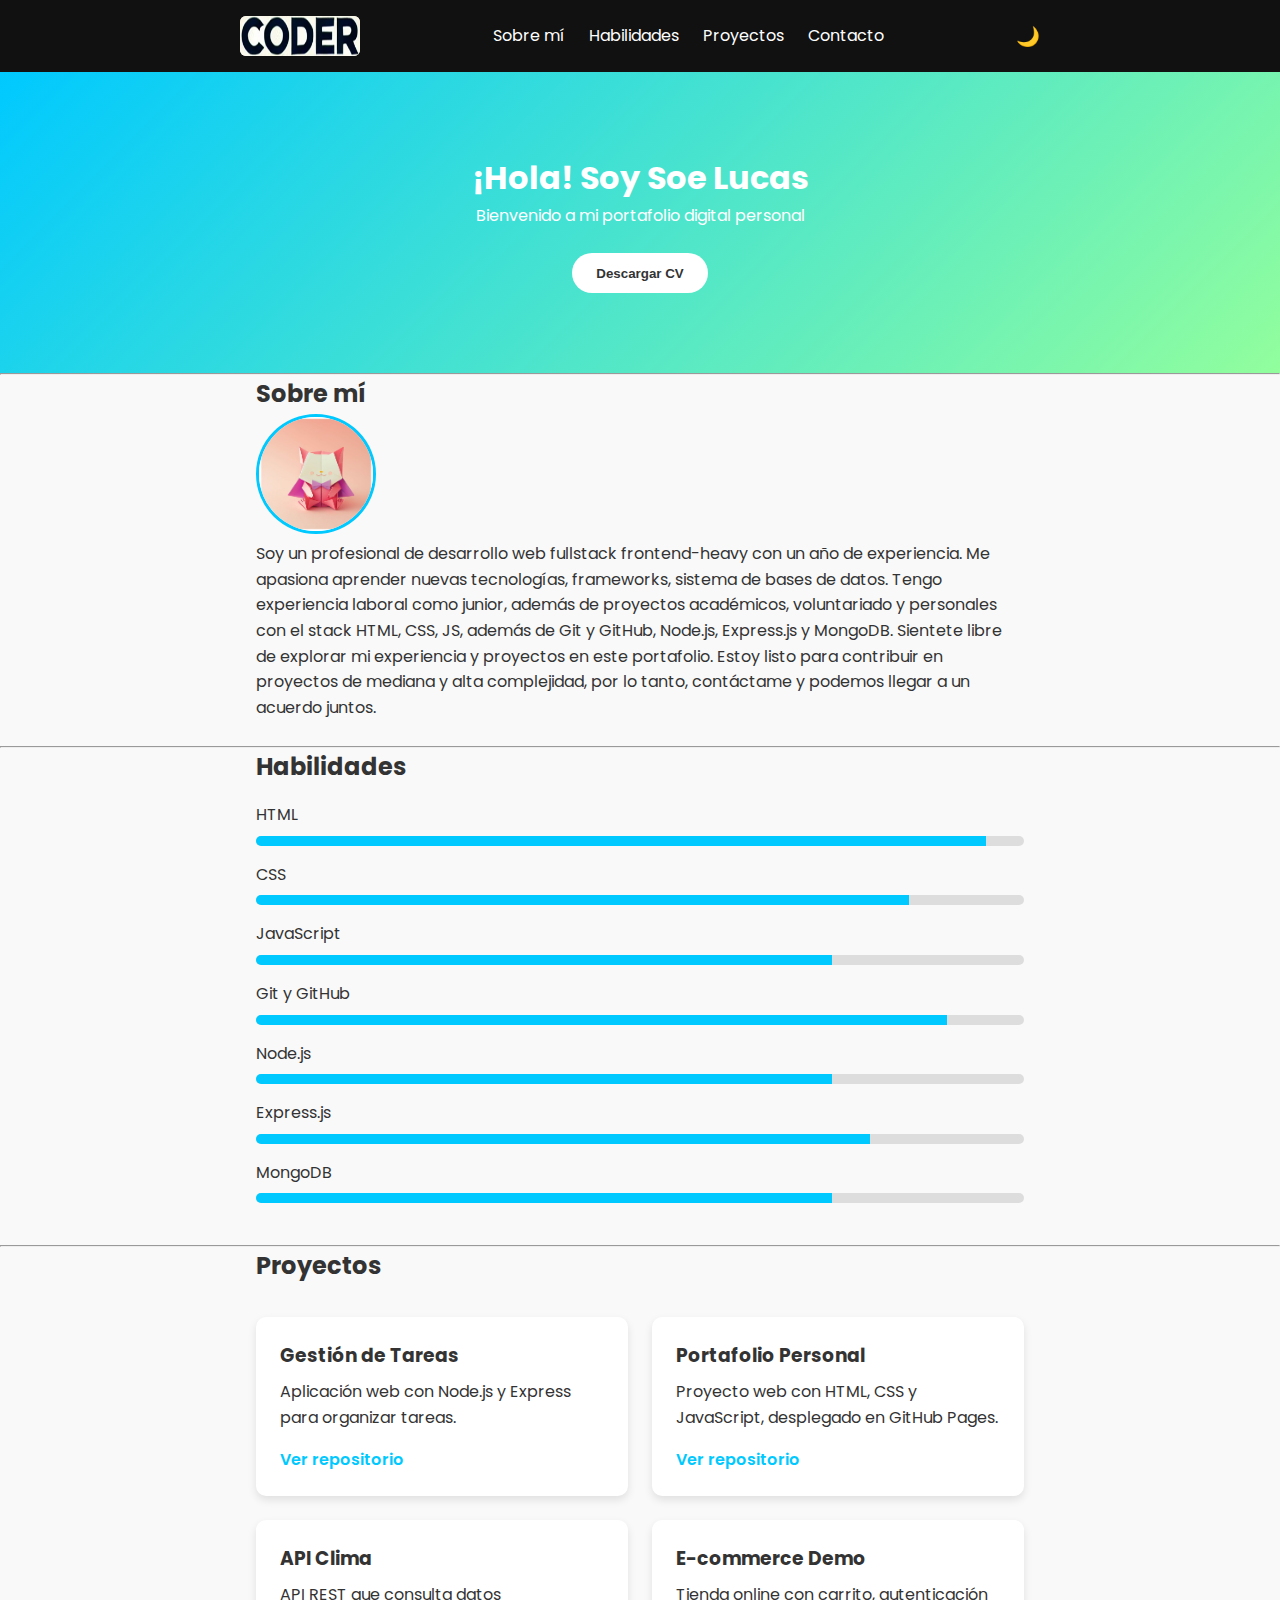
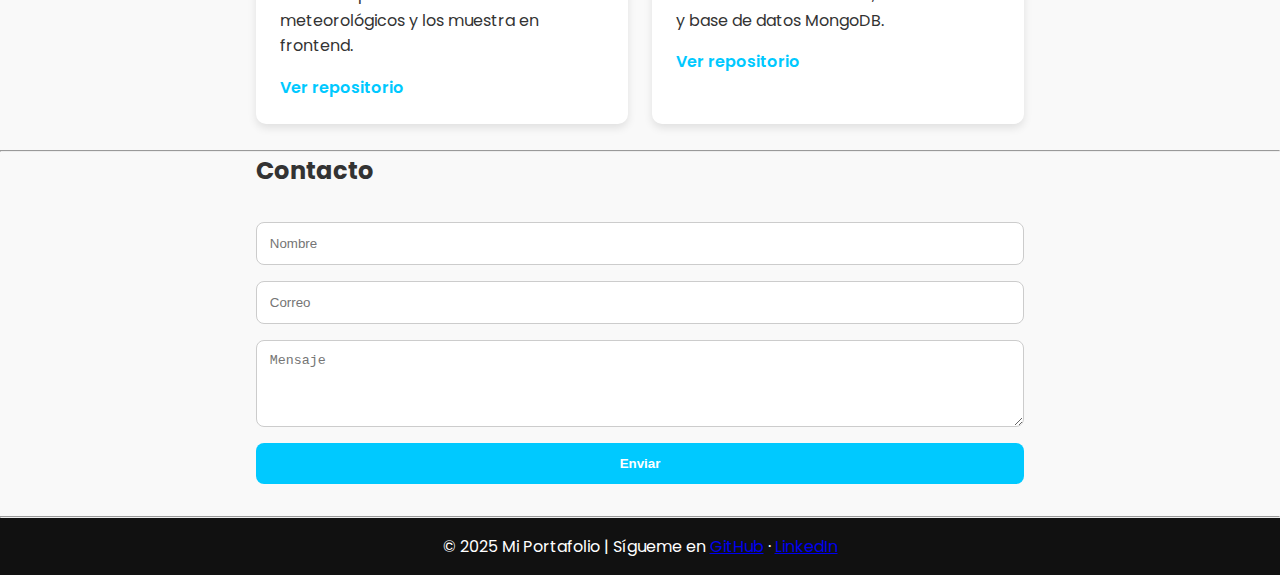
<file: index.html>
<!DOCTYPE html>
<html lang="es">
<head>
  <meta charset="UTF-8">
  <meta name="viewport" content="width=device-width, initial-scale=1.0">
  <title>Portafolio</title>
  <link rel="stylesheet" href="style.css">
</head>
<body>

  <!-- HEADER -->
<header>
  <div class="container navbar">
    <!-- Logo rectangular -->
    <img src="logo.png" alt="Logo personal" class="logo" />

    <ul class="nav-links">
      <li><a href="#about">Sobre mí</a></li>
      <li><a href="#skills">Habilidades</a></li>
      <li><a href="#projects">Proyectos</a></li>
      <li><a href="#contact">Contacto</a></li>
    </ul>

    <button id="darkToggle" class="toggle-btn">🌙</button>
  </div>
</header>

  <!-- HERO -->
  <section class="hero">
    <div class="container">
      <h2>¡Hola! Soy Soe Lucas</h2>
      <p>Bienvenido a mi portafolio digital personal</p>
      <a href="cv.pdf" download>
        <button>Descargar CV</button>
      </a>
    </div>
  </section>

  <hr>

  <!-- ABOUT -->
<section id="about" class="about container">
  <h2>Sobre mí</h2>
  <!-- Foto circular -->
  <img src="mi.jpeg" alt="Foto personal" class="profile-pic" />
  <p>
    Soy un profesional de desarrollo web fullstack frontend-heavy con un año de experiencia. Me apasiona aprender nuevas tecnologías, frameworks, sistema de bases de datos.
    Tengo experiencia laboral como junior, además de proyectos académicos, voluntariado y personales con el stack HTML, CSS, JS, además de Git y GitHub, Node.js, Express.js y MongoDB. Sientete libre de explorar mi experiencia y proyectos en este portafolio. Estoy listo para contribuir en proyectos de mediana y alta complejidad, por lo tanto, contáctame y podemos llegar a un acuerdo juntos.
  </p>
  <br>
</section>

  <hr>

  <!-- SKILLS -->
  <section id="skills" class="container">
    <h2>Habilidades</h2>
    <ul class="skills-list">
      <li>HTML
        <div class="progress-bar"><div class="progress" style="width:95%"></div></div>
      </li>
      <li>CSS
        <div class="progress-bar"><div class="progress" style="width:85%"></div></div>
      </li>
      <li>JavaScript
        <div class="progress-bar"><div class="progress" style="width:75%"></div></div>
      </li>
      <li>Git y GitHub
        <div class="progress-bar"><div class="progress" style="width:90%"></div></div>
      </li>
      <li>Node.js
        <div class="progress-bar"><div class="progress" style="width:75%"></div></div>
      </li>
      <li>Express.js
        <div class="progress-bar"><div class="progress" style="width:80%"></div></div>
      </li>
      <li>MongoDB
        <div class="progress-bar"><div class="progress" style="width: 75%"></div></div>
      </li>
    </ul>
  </section>
  <br>
  <hr>

  <!-- PROJECTS -->
<section id="projects" class="projects container">
  <h2>Proyectos</h2>
  <div class="projects-grid">
    <div class="project-card">
      <h3>Gestión de Tareas</h3>
      <p>Aplicación web con Node.js y Express para organizar tareas.</p>
      <a href="https://github.com/soelucas515" target="_blank">Ver repositorio</a>
    </div>

    <div class="project-card">
      <h3>Portafolio Personal</h3>
      <p>Proyecto web con HTML, CSS y JavaScript, desplegado en GitHub Pages.</p>
      <a href="https://github.com/soelucas515" target="_blank">Ver repositorio</a>
    </div>

    <div class="project-card">
      <h3>API Clima</h3>
      <p>API REST que consulta datos meteorológicos y los muestra en frontend.</p>
      <a href="https://github.com/soelucas515" target="_blank">Ver repositorio</a>
    </div>

    <div class="project-card">
      <h3>E-commerce Demo</h3>
      <p>Tienda online con carrito, autenticación y base de datos MongoDB.</p>
      <a href="https://github.com/soelucas515" target="_blank">Ver repositorio</a>
    </div>
  </div>
  <br>
</section>

  <hr>

  <!-- CONTACT -->
  <section id="contact" class="container">
    <h2>Contacto</h2>
    <form id="contactForm">
      <input type="text" id="name" placeholder="Nombre" required>
      <input type="email" id="email" placeholder="Correo" required>
      <textarea id="message" rows="4" placeholder="Mensaje" required></textarea>
      <button type="submit">Enviar</button>
    </form>
  </section>

  <hr>

  <!-- FOOTER -->
  <footer>
    <p>© 2025 Mi Portafolio | Sígueme en 
      <a href="https://github.com/soelucas515">GitHub</a> · 
      <a href="https://www.linkedin.com/in/lucassoe/">LinkedIn</a>
    </p>
  </footer>

  <script src="script.js"></script>
</body>
</html>
</file>
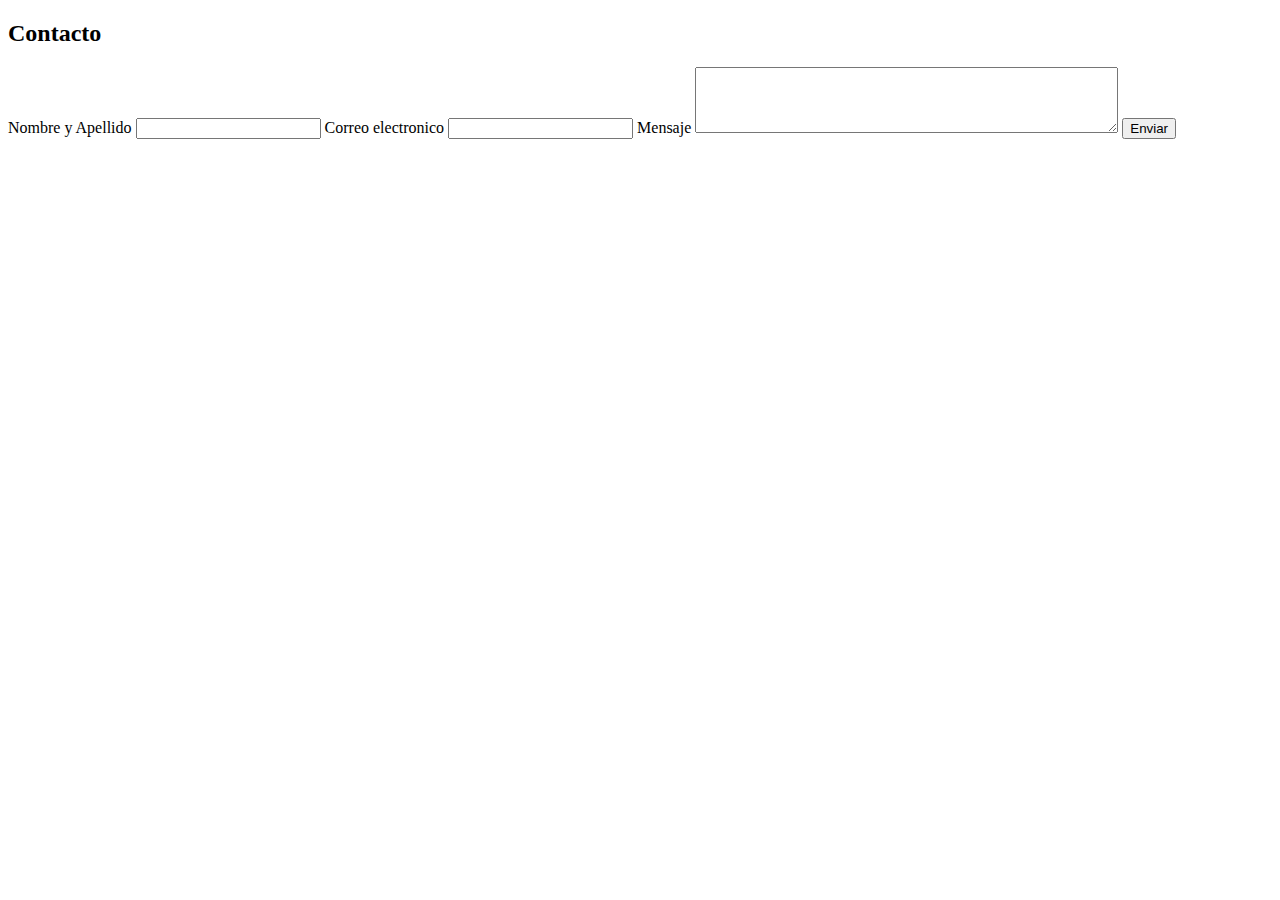
<file: Forms/Index.html>
<!DOCTYPE html>
<html lang="en">
<head>
    <meta charset="UTF-8">
    <meta name="viewport" content="width=device-width, initial-scale=1.0">
    <title>Formulario</title>
</head>
<body>
    <section id="contac">
        <h2>Contacto</h2>
        <form action="Contacto-Formulario">
            <!--Campo del nombre-->
            <label for="name">Nombre y Apellido</label>
            <input type="text" name="Nombre" id="Nombre" required>
           
            <!--Campo de correo-->
            <label for="mail">Correo electronico</label>
            <input type="text" name="email" id="mail" required>

            <!--Campo de texto-->
            <label for="mensaje">Mensaje</label>
            <textarea name="mensaje" id="mensaje" rows="4" cols="50" required></textarea>

            <!--Campo del boton-->
            <button type="submit">Enviar</button>
        </form>

    </section>
    
</body>
</html>
</file>
<file: style.css>
@import url('https://fonts.googleapis.com/css2?family=Poppins:wght@300;400;600&display=swap');

/* Reset */
* {
  margin: 0;
  padding: 0;
  box-sizing: border-box;
}

body {
  font-family: 'Poppins', sans-serif;
  line-height: 1.6;
  background: #f9f9f9;
  color: #333;
  transition: background 0.3s, color 0.3s;
}

/* Dark Mode */
body.dark {
  background: #121212;
  color: #f1f1f1;
}

.container {
  max-width: 800px;
  margin: 0 auto;
  padding: 0 1rem;
}

/* Header */
header {
  background: #111;
  color: #fff;
}

.navbar {
  display: flex;
  justify-content: space-between;
  align-items: center;
  padding: 1rem 0;
}

.navbar .logo {
  width: 120px;
  height: 40px;
  background: #eee;
  display: flex;
  align-items: center;
  justify-content: center;
  font-weight: bold;
  font-size: 1rem;
  color: #666;
  border-radius: 6px;
}

.nav-links {
  display: flex;
  list-style: none;
  gap: 1.5rem;
}

.nav-links a {
  color: #fff;
  text-decoration: none;
  transition: color 0.3s;
}

.nav-links a:hover {
  color: #00c9ff;
}

.toggle-btn {
  background: transparent;
  border: none;
  color: #fff;
  font-size: 1.2rem;
  cursor: pointer;
}

/* Hero */
.hero {
  background: linear-gradient(135deg, #00c9ff, #92fe9d);
  color: #fff;
  text-align: center;
  padding: 5rem 1rem;
}

.hero h2 {
  font-size: 2rem;
}

.hero button {
  margin-top: 1.5rem;
  padding: 0.8rem 1.5rem;
  border: none;
  border-radius: 30px;
  background: #fff;
  color: #333;
  font-weight: 600;
  cursor: pointer;
  transition: transform 0.3s;
}

.hero button:hover {
  transform: scale(1.1);
}

/* About */
.about-flex {
  display: flex;
  align-items: center;
  gap: 1.5rem;
  margin-top: 1rem;
}

.profile-pic {
  width: 120px;
  high: auto;
  border-radius: 50%;
  border: 3px solid #00c9ff;
}

/* Skills */
.skills-list {
  list-style: none;
  margin-top: 1rem;
}

.progress-bar {
  width: 100%;
  background: #ddd;
  border-radius: 8px;
  overflow: hidden;
  height: 10px;
  margin: 0.5rem 0 1rem;
}

.progress {
  background: #00c9ff;
  height: 100%;
}

.projects-grid {
  display: grid;
  grid-template-columns: repeat(auto-fit, minmax(250px, 1fr));
  gap: 1.5rem;
  margin-top: 2rem;
}

.project-card {
  background: #fff;
  padding: 1.5rem;
  border-radius: 10px;
  box-shadow: 0 4px 8px rgba(0,0,0,0.1);
  transition: transform 0.3s;
}

.project-card h3 {
  margin-bottom: 0.5rem;
}

.project-card a {
  display: inline-block;
  margin-top: 1rem;
  text-decoration: none;
  color: #00c9ff;
  font-weight: 600;
}

.project-card:hover {
  transform: translateY(-5px);
}


/* Carrusel */
.carrusel {
  margin: 3rem auto;
  text-align: center;
}

.carousel-container {
  position: relative;
  max-width: 800px;
  margin: 0 auto;
  overflow: hidden;
}

.carousel-track {
  display: flex;
  gap: 1rem;
  transition: transform 0.5s ease;
}

.card {
  min-width: 250px;
  background: #fff;
  padding: 2rem;
  border-radius: 12px;
  box-shadow: 0 4px 8px rgba(0,0,0,0.1);
  text-align: center;
  font-weight: 500;
}

.carousel-btn {
  position: absolute;
  top: 50%;
  transform: translateY(-50%);
  background: #111;
  color: #fff;
  border: none;
  padding: 0.5rem;
  border-radius: 50%;
  cursor: pointer;
}

.prev { left: -40px; }
.next { right: -40px; }

/* Formulario */
form {
  display: flex;
  flex-direction: column;
  gap: 1rem;
  margin: 2rem 0;
}

input, textarea {
  padding: 0.8rem;
  border: 1px solid #ccc;
  border-radius: 8px;
}

button[type="submit"] {
  background: #00c9ff;
  color: #fff;
  font-weight: 600;
  border: none;
  padding: 0.8rem;
  border-radius: 8px;
  cursor: pointer;
  transition: background 0.3s;
}

button[type="submit"]:hover {
  background: #0099cc;
}

/* Footer */
footer {
  background: #111;
  color: #fff;
  text-align: center;
  padding: 1rem;
}
</file>
